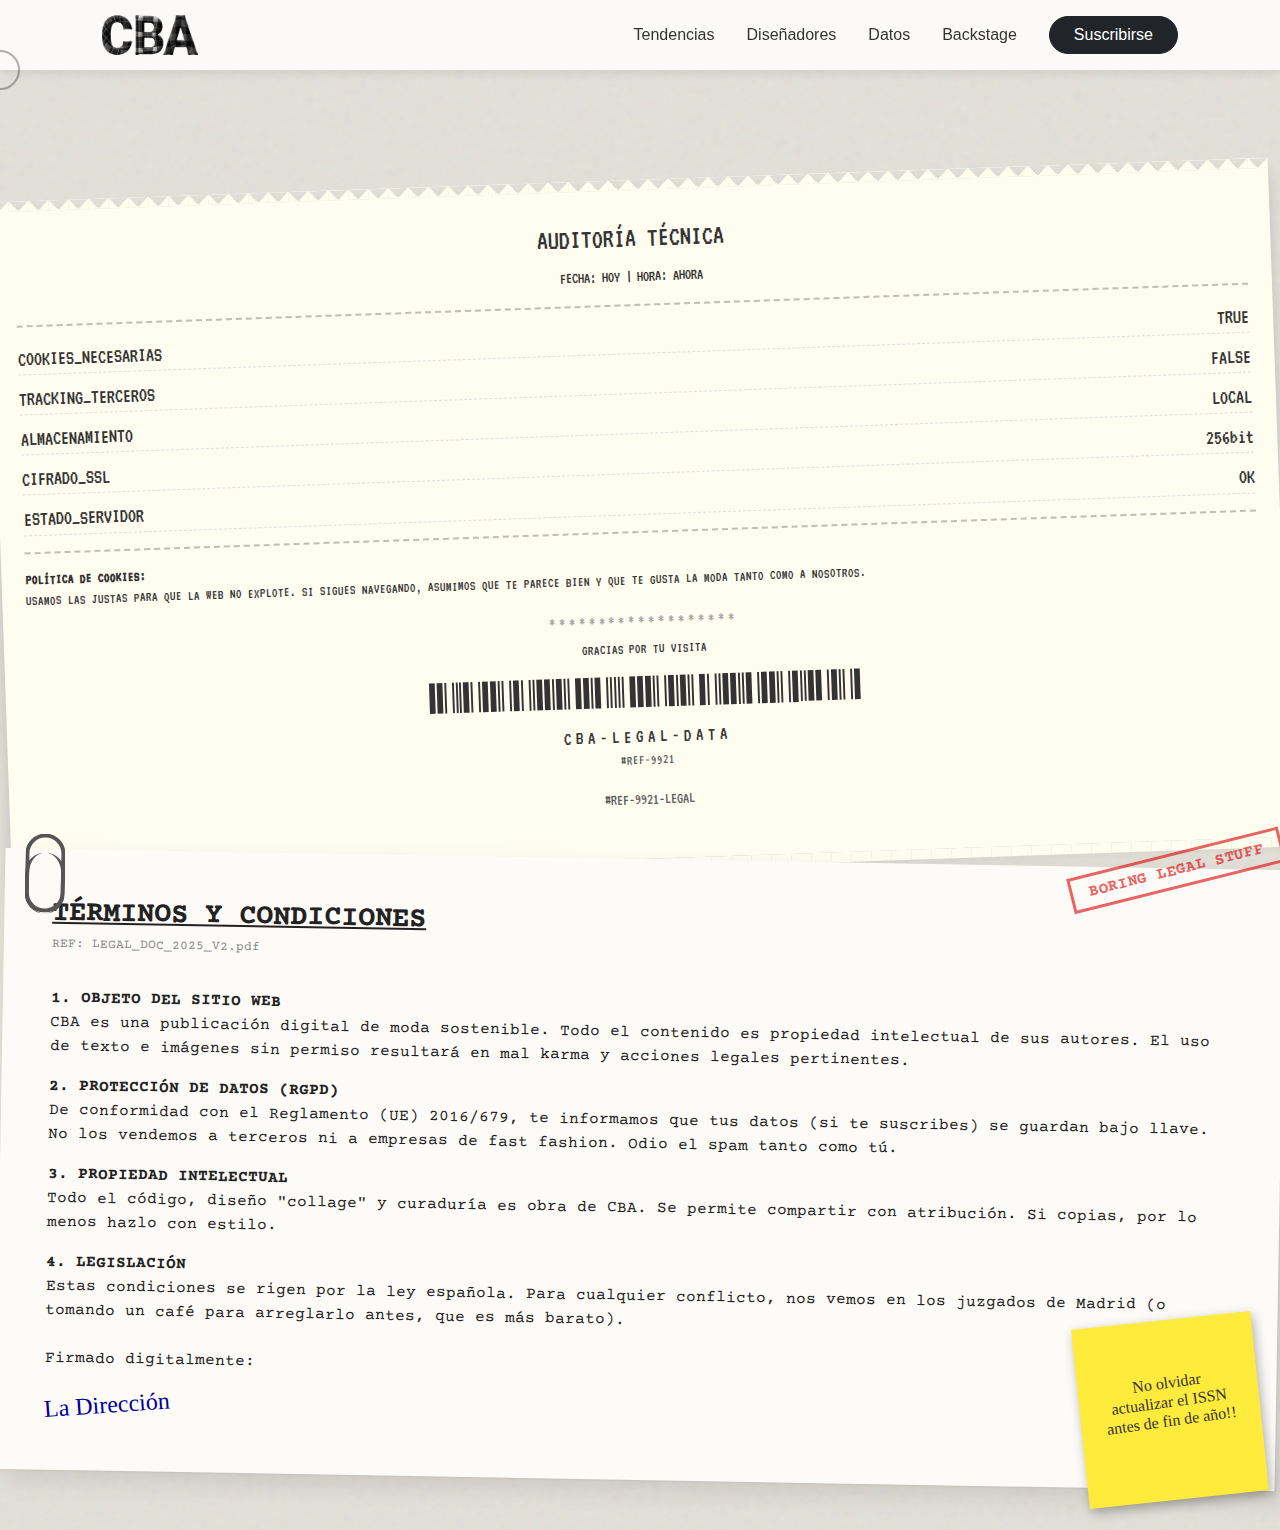
<file: datos.html>
<!doctype html>
<html lang="es">
  <head>
    <meta charset="utf-8">
    <meta name="viewport" content="width=device-width, initial-scale=1">
    <title>CBA - Datos Legales</title>

    <link href="https://cdn.jsdelivr.net/npm/bootstrap@5.3.2/dist/css/bootstrap.min.css" rel="stylesheet">
    <link href="https://fonts.googleapis.com/css2?family=Courier+Prime&family=VT323&family=Permanent+Marker&family=Libre+Barcode+39&display=swap" rel="stylesheet">
    
    <link rel="stylesheet" href="css/style.css">
  </head>
  
  <body class="page-datos">
    
    <div class="cursor-outline"></div>

    <header class="header-principal">
      <nav class="navbar-custom container">
        <a href="index.html" class="navbar-logo"> <img src="media/img/logo CBA.png" alt="logo CBA" class="logo-img"> </a>
        
        <div class="navbar-menu">
          <div class="menu-movil-links">
            <a href="tendencias.html" class="navbar-enlace">Tendencias</a>
            <a href="diseñadores.html" class="navbar-enlace">Diseñadores</a>
            <a href="datos.html" class="navbar-enlace">Datos</a>
            <a href="index.html#backstage" class="navbar-enlace">Backstage</a>
            <a href="#" class="btn btn-dark rounded-pill px-4 accion-abrir-registro">Suscribirse</a>
          </div>
          <div class="menu-movil-redes">
            <a href="#">Instagram</a><a href="#">Twitter</a><a href="#">Pinterest</a>
          </div>
        </div>
          
        <button class="navbar-menu-movil-icono" aria-label="Abrir menú">
          <span></span><span></span><span></span>
        </button>
      </nav>
    </header>

    <main class="legal-desk-container">
        
        <div class="draggable-zone" id="desk-area">
            
            <div class="drag-item" id="item-ticket">
                <div class="receipt-stack">
                    <div class="long-receipt">
                        <div class="receipt-jagged-top"></div>
                        
                        <div class="receipt-content">
                            <h3 class="text-center">AUDITORÍA TÉCNICA</h3>
                            <div class="receipt-meta text-center mb-3">
                                <span>FECHA: HOY</span> | <span>HORA: AHORA</span>
                            </div>
                            
                            <div class="dashed-line"></div>
                            
                            <div class="receipt-item">
                                <span>COOKIES_NECESARIAS</span>
                                <span>TRUE</span>
                            </div>
                            <div class="receipt-item">
                                <span>TRACKING_TERCEROS</span>
                                <span>FALSE</span>
                            </div>
                            <div class="receipt-item">
                                <span>ALMACENAMIENTO</span>
                                <span>LOCAL</span>
                            </div>
                            <div class="receipt-item">
                                <span>CIFRADO_SSL</span>
                                <span>256bit</span>
                            </div>
                            <div class="receipt-item">
                                <span>ESTADO_SERVIDOR</span>
                                <span>OK</span>
                            </div>

                            <div class="dashed-line"></div>
                            
                            <p class="small justify-text mt-2" style="text-transform: uppercase;">
                                <strong>POLÍTICA DE COOKIES:</strong><br> 
                                Usamos las justas para que la web no explote. Si sigues navegando, asumimos que te parece bien y que te gusta la moda tanto como a nosotros.
                            </p>
                            
                            <div class="receipt-divider my-2">*******************</div>
                            <p class="text-center small">GRACIAS POR TU VISITA</p>

                            <div class="barcode-strip">
                                CBA-LEGAL-DATA
                            </div>

                            <div class="barcode-text">
                                CBA-LEGAL-DATA
                            </div>

                            <p class="text-center mt-1 text-muted small">#REF-9921</p>
                            <p class="text-center mt-1 text-muted">#REF-9921-LEGAL</p>
                        </div>
                        
                        <div class="receipt-jagged-bottom"></div>
                    </div>
                </div>
            </div>

            <div class="drag-item" id="item-paper">
                <div class="paper-sheet">
                    <div class="paper-clip"></div>
                    
                    <div class="stamp-box">BORING LEGAL STUFF</div>

                    <h1 class="typewriter-title">TÉRMINOS Y CONDICIONES</h1>
                    <p class="doc-id">REF: LEGAL_DOC_2025_V2.pdf</p>
                    
                    <div class="typewriter-body">
                        <p><strong>1. OBJETO DEL SITIO WEB</strong><br>
                        CBA es una publicación digital de moda sostenible. Todo el contenido es propiedad intelectual de sus autores. El uso de texto e imágenes sin permiso resultará en mal karma y acciones legales pertinentes.</p>

                        <p><strong>2. PROTECCIÓN DE DATOS (RGPD)</strong><br>
                        De conformidad con el Reglamento (UE) 2016/679, te informamos que tus datos (si te suscribes) se guardan bajo llave. No los vendemos a terceros ni a empresas de fast fashion. Odio el spam tanto como tú.</p>

                        <p><strong>3. PROPIEDAD INTELECTUAL</strong><br>
                        Todo el código, diseño "collage" y curaduría es obra de CBA. Se permite compartir con atribución. Si copias, por lo menos hazlo con estilo.</p>

                        <p><strong>4. LEGISLACIÓN</strong><br>
                        Estas condiciones se rigen por la ley española. Para cualquier conflicto, nos vemos en los juzgados de Madrid (o tomando un café para arreglarlo antes, que es más barato).</p>
                        
                        <div class="signature-area mt-4">
                            <p>Firmado digitalmente:</p>
                            <span class="handwritten-signature">La Dirección</span>
                        </div>
                    </div>
                </div>
            </div>

            <div class="drag-item post-it" id="item-postit">
                <p class="handwritten-note">No olvidar actualizar el ISSN antes de fin de año!!</p>
            </div>

        </div>
    </main>

    <div class="modal fade" id="modalLogin" tabindex="-1" aria-hidden="true" data-bs-backdrop="static">
      <div class="modal-dialog modal-dialog-centered">
        
        <div class="modal-content modal-receipt border-0">
            
            <div class="receipt-tape"></div>

            <div class="modal-header border-0 pb-0">
                <h5 class="modal-title fw-bold w-100 text-center mt-3">CBA STORE</h5>
                <button type="button" class="btn-close" data-bs-dismiss="modal" aria-label="Close"></button>
            </div>

            <div class="modal-body p-4 pt-2">
                
                <div class="receipt-divider mb-4">
                    <span>**********************************</span>
                </div>

                <div id="view-login">
                    <h3 class="text-center mb-4">INICIA SESIÓN</h3>
                    <form id="form-login">
                        <div class="mb-3">
                            <label class="form-label text-uppercase small fw-bold">Correo</label>
                            <input type="email" class="form-control input-ticket" placeholder="usuario@cba.com" required>
                        </div>
                        <div class="mb-3">
                            <label class="form-label text-uppercase small fw-bold">Contraseña</label>
                            <div class="password-wrapper">
                                <input type="password" class="form-control input-ticket" id="input-pass-login" placeholder="********" required>
                                <button type="button" class="btn-ojo-ticket" onclick="togglePass('input-pass-login', this)">
                                    <svg class="icono-ojo" xmlns="http://www.w3.org/2000/svg" viewBox="0 0 24 24" fill="currentColor" style="width:20px"><path d="M12 15a3 3 0 100-6 3 3 0 000 6z"></path><path fill-rule="evenodd" d="M1.323 11.447C2.811 9.22 5.877 6.5 12 6.5s9.189 2.72 10.677 4.947a.75.75 0 010 .513C21.189 14.78 18.123 17.5 12 17.5s-9.189-2.72-10.677-4.947a.75.75 0 010-.513zM12 13.5a1.5 1.5 0 100-3 1.5 1.5 0 000 3z" clip-rule="evenodd"></path></svg>
                                </button>
                            </div>
                        </div>
                        <div class="d-grid gap-2 mt-4">
                            <button type="submit" class="btn btn-dark btn-ticket">ENTRAR</button>
                        </div>
                    </form>
                    <div class="text-center mt-3">
                        <p class="small">¿NO TIENES CUENTA? <a href="#" id="btn-ir-registro" class="text-decoration-underline fw-bold">SUSCRÍBETE</a></p>
                    </div>
                </div>

                <div id="view-registro" style="display: none;">
                    <h3 class="text-center mb-4">SUSCRÍBETE</h3>
                    <form id="form-registro">
                        <div class="mb-3">
                            <label class="form-label text-uppercase small fw-bold">Nombre</label>
                            <input type="text" class="form-control input-ticket" placeholder="Tu Nombre" required>
                        </div>
                        <div class="mb-3">
                            <label class="form-label text-uppercase small fw-bold">Correo</label>
                            <input type="email" class="form-control input-ticket" placeholder="usuario@cba.com" required>
                        </div>
                        <div class="mb-3">
                            <label class="form-label text-uppercase small fw-bold">Crear Contraseña</label>
                            <div class="password-wrapper">
                                <input type="password" class="form-control input-ticket" id="input-pass-registro" placeholder="********" required>
                                <button type="button" class="btn-ojo-ticket" onclick="togglePass('input-pass-registro', this)">
                                    <svg class="icono-ojo" xmlns="http://www.w3.org/2000/svg" viewBox="0 0 24 24" fill="currentColor" style="width:20px"><path d="M12 15a3 3 0 100-6 3 3 0 000 6z"></path><path fill-rule="evenodd" d="M1.323 11.447C2.811 9.22 5.877 6.5 12 6.5s9.189 2.72 10.677 4.947a.75.75 0 010 .513C21.189 14.78 18.123 17.5 12 17.5s-9.189-2.72-10.677-4.947a.75.75 0 010-.513zM12 13.5a1.5 1.5 0 100-3 1.5 1.5 0 000 3z" clip-rule="evenodd"></path></svg>
                                </button>
                            </div>
                        </div>
                        <div class="d-grid gap-2 mt-4">
                            <button type="submit" class="btn btn-dark btn-ticket">REGISTRARSE</button>
                        </div>
                    </form>
                    <div class="text-center mt-3">
                        <p class="small">¿YA TIENES CUENTA? <a href="#" id="btn-ir-login" class="text-decoration-underline fw-bold">INICIA SESIÓN</a></p>
                    </div>
                </div>

                <div id="view-exito" style="display: none;" class="text-center py-4">
                    <h2 class="fw-bold mb-3">¡BIENVENIDO!</h2>
                    <p class="mb-4">TRANSACCIÓN APROBADA<br>#004921</p>
                    
                    <div class="barcode-strip">
                        CBA-LEGAL-DATA
                    </div>

                    <button class="btn btn-dark btn-ticket w-100" data-bs-dismiss="modal">CONTINUAR</button>
                </div>

                <div class="receipt-divider mt-4 mb-2">
                    <span>**********************************</span>
                </div>
                <div class="text-center small text-muted text-uppercase">
                    Gracias por tu visita<br>CBA - Moda Sostenible
                </div>

            </div>
        </div>
      </div>
    </div>

    <script src="https://code.jquery.com/jquery-3.7.1.min.js"></script>
    <script src="https://cdn.jsdelivr.net/npm/bootstrap@5.3.2/dist/js/bootstrap.bundle.min.js"></script>
    <script src="js/script.js"></script>
  </body>
</html>
</file>
<file: css/style.css>
@import url('https://fonts.googleapis.com/css2?family=VT323&display=swap');

:root {
    --color-primario: #1a1a1a;
    --color-fondo: #fdfdfd;
    --color-fondo-secundario: #ffffff;
    --color-acento: #3b82f6; 
    /* Variables Ticket */
    --color-ticket-bg: #fffdf0;
    --color-ticket-text: #333;
}

/* --- CONFIGURACIÓN GLOBAL --- */
* { cursor: none; }

img { width: 100%; display: block; }

body {
    font-family: 'Inter', sans-serif;
    background-color: var(--color-fondo);
    overflow-x: hidden;
    padding-top: 0;
    transition: padding-top 0.5s ease-in-out;
}

body.scrolled { padding-top: 70px; }
body.no-scroll { overflow: hidden; }
a { text-decoration: none; color: inherit; }


/* --- CURSOR --- */
.cursor-outline {
    width: 40px; height: 40px; border: 2px solid rgba(0,0,0,0.3);
    border-radius: 50%; position: fixed; pointer-events: none; z-index: 9999;
    transform: translate(-50%, -50%); transition: width 0.2s, border-color 0.2s;
}
.cursor-hover { width: 60px; height: 60px; background: rgba(0,0,0,0.05); border-color: transparent; }
.cursor-invertido { border-color: rgba(255,255,255,0.5); }

/* Elementos sin cursor */
a, button, input, .btn { cursor: none; }


/* --- HEADER "CBA" --- */
.header-principal {
    position: fixed; top: 0; left: 0; width: 100%; z-index: 100;
    height: 100vh; background-color: var(--color-fondo);
    transition: all 0.5s ease-in-out; display: flex; align-items: center;
}

.navbar-custom {
    display: flex; justify-content: center; align-items: center;
    width: 100%; height: 100%; transition: justify-content 0.5s ease-in-out;
    position: relative; padding: 0 2rem; 
}

.navbar-logo { display: flex; align-items: center; justify-content: center; }
.logo-img { width: 80vw; height: auto; transition: width 0.5s ease-in-out; display: block; }
.navbar-menu { display: none; }

.menu-movil-links { display: flex; gap: 2rem; align-items: center; }
.menu-movil-redes { display: none; }


/* --- HEADER SCROLLED --- */
.header-principal.scrolled {
    height: 70px; background-color: rgba(255, 255, 255, 0.85);
    backdrop-filter: blur(10px); box-shadow: 0 2px 10px rgba(0,0,0,0.1);
}
.header-principal.scrolled .navbar-custom { justify-content: space-between; }
.header-principal.scrolled .logo-img { width: 6rem; }
.header-principal.scrolled .navbar-menu { display: flex; gap: 1.5rem; align-items: center; }

.navbar-enlace { font-weight: 500; color: #333; position: relative; transition: color 0.3s; }
.navbar-enlace:hover { color: #000; }


/* --- SECCIÓN ABOUT ME --- */
.about-me-section {
    min-height: 100vh; max-width: 100vw; height: calc(100vh - 4.375rem);
    padding: 3vh 3vw; background-color: var(--color-fondo-secundario);
    display: flex; align-items: center; justify-content: center; box-sizing: border-box;
}
.about-me-inner { width: 100%; margin-inline: auto; }

.about-me-area {
    position: relative; height: 80vh; max-height: 800px; width: 100%;
    border-radius: 1.2rem; background: linear-gradient(135deg, rgba(0,0,0,0.03), rgba(0,0,0,0.06));
    overflow: hidden; box-shadow: inset 0 0 20px rgba(0,0,0,0.05);
}

.about-me-text { position: absolute; top: 12vh; left: 8vw; max-width: 22rem; }
.about-me-title { font-size: 2.2rem; text-transform: uppercase; letter-spacing: 0.12em; font-weight: 800; margin-bottom: 0.8rem; }
.about-me-subtitle { font-size: 1rem; line-height: 1.6; color: #555; }

.about-card {
    position: absolute; width: 10rem; height: 12rem; border-radius: 1rem; padding: 1rem;
    display: flex; align-items: flex-end; justify-content: flex-start;
    font-size: 0.9rem; font-weight: 600; text-transform: uppercase; letter-spacing: 0.08em;
    box-shadow: 0 0.8rem 2rem rgba(0,0,0,0.18);
    user-select: none; touch-action: none; cursor: grab;
    background-size: cover; background-position: center; background-repeat: no-repeat;
}
.about-card:active { cursor: grabbing; }
.about-card-label { color: #fff; text-shadow: 0 0.1rem 0.35rem rgba(0,0,0,0.4); }

/* Overlay About Me */
.about-overlay {
    position: fixed; inset: 0; width: 100vw; height: 100vh;
    background-color: rgba(0,0,0,0.92); display: none;
    align-items: center; justify-content: center; z-index: 2000;
}
.about-overlay.is-visible { display: flex; }
.about-overlay-content { max-width: 90vw; max-height: 90vh; display: flex; align-items: center; justify-content: center; }
.about-overlay-img { max-width: 100%; max-height: 100%; object-fit: cover; border-radius: 1rem; }
.about-overlay-close {
    position: absolute; top: 1.5rem; right: 1.5rem; background: none; border: none;
    font-size: 2rem; line-height: 1; color: #ffffff; cursor: pointer; padding: 0.5rem;
}
.about-overlay-close:hover { opacity: 0.8; }


/* --- BACKSTAGE --- */
.backstage-section { padding-inline: 0; }
.backstage-title { text-transform: uppercase; letter-spacing: 0.14em; font-size: 1.4rem; font-weight: 800; }
.backstage-subtitle { font-size: 0.95rem; max-width: 30rem; margin-inline: auto; color: rgba(255,255,255,0.7); }

.backstage-gallery {
    width: 100vw; max-width: 100vw; padding: 0 6vw 6vh; margin-inline: auto;
    display: grid; grid-template-columns: repeat(auto-fit, minmax(min(14rem, 40vw), 1fr));
    grid-auto-rows: 12rem; grid-auto-flow: dense; gap: 1.5rem;
}
.backstage-item { position: relative; display: block; overflow: hidden; border-radius: 1rem; color: inherit; transform: translate3d(0,0,0); }
.backstage-media {
    width: 100%; height: 100%; border-radius: 1rem; overflow: hidden;
    background: radial-gradient(circle at 20% 20%, #f97316, #3b82f6);
    display: flex; align-items: center; justify-content: center;
}
.backstage-media img, .backstage-media iframe { width: 100%; height: 100%; object-fit: cover; border: 0; }

.backstage-caption {
    position: absolute; inset: 0; padding: 1.2rem;
    display: flex; flex-direction: column; justify-content: flex-end;
    background: linear-gradient(to top, rgba(0,0,0,0.75), rgba(0,0,0,0.0));
    opacity: 0; transform: translateY(10%); transition: opacity 0.3s ease, transform 0.3s ease;
}
.backstage-caption-title { font-size: 1rem; text-transform: uppercase; letter-spacing: 0.12em; margin-bottom: 0.3rem; }
.backstage-caption-text { font-size: 0.85rem; color: rgba(255,255,255,0.85); }
.backstage-item:hover .backstage-caption { opacity: 1; transform: translateY(0); }

.backstage-item--tall { grid-row: span 2; }
.backstage-item--wide { grid-column: span 2; }
.backstage-item--big { grid-column: span 2; grid-row: span 2; }


/* --- FOOTER --- */
.footer-img-box {
    width: 100%; max-width: 35vw; aspect-ratio: 1/1; border-radius: 1rem;
    display: flex; align-items: center; justify-content: center; transition: transform 0.25s ease;
}
.footer-img-box img { width: 120%; height: 100%; object-fit: cover; }

/* --- MEDIA QUERIES (MÓVIL / TABLET) --- */
.navbar-menu-movil-icono { display: none; }


/* ============================================================
   ESTILO TICKET DE COMPRA (RECEIPT) - CÓDIGO LIMPIO
   ============================================================ */
.modal-receipt {
    background-color: var(--color-ticket-bg) !important;
    font-family: 'VT323', monospace; color: var(--color-ticket-text);
    border-radius: 0 !important; border: none !important;
    box-shadow: 0 10px 30px rgba(0,0,0,0.5) !important;
    position: relative; margin: 20px; font-size: 1.2rem; overflow: visible !important;
    /* Dientes arriba */
    background-image: linear-gradient(135deg, transparent 5px, var(--color-ticket-bg) 5px), linear-gradient(225deg, transparent 5px, var(--color-ticket-bg) 5px);
    background-position: top left; background-size: 15px 15px; background-repeat: repeat-x;
}

/* Dientes abajo */
.modal-receipt::after {
    content: ""; position: absolute; bottom: -15px; left: 0; width: 100%; height: 15px;
    background-image: linear-gradient(135deg, var(--color-ticket-bg) 5px, transparent 5px), linear-gradient(225deg, var(--color-ticket-bg) 5px, transparent 5px);
    background-position: top left; background-size: 15px 15px; background-repeat: repeat-x;
}

/* Tape */
.receipt-tape {
    width: 100px; height: 35px; background-color: rgba(255,255,255,0.5);
    position: absolute; top: -15px; left: 50%; transform: translateX(-50%) rotate(-2deg);
    box-shadow: 0 2px 5px rgba(0,0,0,0.1); backdrop-filter: blur(2px); z-index: 10;
    background-image: linear-gradient(45deg, rgba(255,255,255,0.2) 25%, transparent 25%, transparent 50%, rgba(255,255,255,0.2) 50%, rgba(255,255,255,0.2) 75%, transparent 75%, transparent);
    background-size: 4px 4px; border-left: 2px solid rgba(255,255,255,0.4); border-right: 2px solid rgba(255,255,255,0.4);
}

/* Estilos internos del ticket */
.modal-ticket-theme .modal-header {
    background-color: transparent !important; border-bottom: 1px dashed rgba(0,0,0,0.2) !important;
    color: var(--color-ticket-text) !important; padding-bottom: 1rem; position: relative;
}
.modal-ticket-theme .modal-title {
    font-size: 1.8rem; text-align: center; width: 100%; margin-top: 2rem;
    text-transform: uppercase; letter-spacing: 0.1em;
}
.modal-ticket-theme .btn-close { filter: invert(1); opacity: 0.6; }
.modal-ticket-theme .btn-close:hover { opacity: 1; }

/* Inputs Ticket */
.input-ticket {
    background-color: transparent !important; border: none !important;
    border-bottom: 2px dashed #333 !important; border-radius: 0 !important;
    font-family: 'VT323', monospace; font-size: 1.4rem; padding-left: 0 !important;
    color: #333 !important; box-shadow: none !important;
}
.input-ticket:focus { border-bottom-style: solid !important; background-color: rgba(0,0,0,0.02) !important; }
.input-ticket::placeholder { color: #999; text-transform: uppercase; }
.password-wrapper { position: relative; } 

/* Botones Ticket */
.btn-ticket {
    background-color: #000 !important; color: #fff !important; border-radius: 0 !important;
    font-family: 'VT323', monospace; font-size: 1.5rem; text-transform: uppercase;
    letter-spacing: 2px; border: 2px solid #000; transition: 0.3s;
}
.btn-ticket:hover { background-color: transparent !important; color: #000 !important; }

.btn-ojo-ticket {
    position: absolute; right: 0; top: 50%; transform: translateY(-50%);
    background: none; border: none; color: #999999; padding: 0.5rem;
}

/* Extras Ticket */
.receipt-divider { text-align: center; overflow: hidden; white-space: nowrap; color: #999; letter-spacing: 4px; }
.barcode { font-size: 2rem; letter-spacing: 4px; transform: scaleY(1.5); opacity: 0.8; }
.modal-dialog { max-height: 90vh; }

/* =========== */

/* --- PÁGINA DE DATOS LEGALES (ESTILO ESCRITORIO) --- */

/* =========================================
   ESTILOS PÁGINA DATOS (SOLO PAPELES Y FONDO)
   ========================================= */

/* 1. Configuración Base */
.page-datos {
    background-color: #e3e0d8;
    background-image: url("data:image/svg+xml,%3Csvg viewBox='0 0 200 200' xmlns='http://www.w3.org/2000/svg'%3E%3Cfilter id='noiseFilter'%3E%3CfeTurbulence type='fractalNoise' baseFrequency='0.85' numOctaves='3' stitchTiles='stitch'/%3E%3C/filter%3E%3Crect width='100%25' height='100%25' filter='url(%23noiseFilter)' opacity='0.08'/%3E%3C/svg%3E");
    min-height: 100vh;
    overflow-x: hidden; /* Evita scroll horizontal */
    width: 100%;
    position: relative;
}

.legal-desk-container {
    padding-top: 120px; /* Espacio para que el header no tape los papeles */
    padding-bottom: 50px;
    min-height: 100vh;
    overflow-x: hidden;
}

/* 2. FOLIO */
.paper-sheet {
    background-color: #fdfbf7;
    padding: 3rem;
    position: relative;
    box-shadow: 1px 1px 2px rgba(0,0,0,0.05), 10px 10px 25px rgba(0,0,0,0.1);
    font-family: 'Courier Prime', monospace;
    color: #222;
    transform: rotate(1deg);
    transition: transform 0.3s;
}
.paper-sheet:hover { transform: rotate(0deg) scale(1.01); z-index: 5; }

.paper-clip {
    position: absolute; top: -15px; left: 20px; width: 40px; height: 80px;
    border: 4px solid #555; border-radius: 20px; border-bottom: none; z-index: 2;
}
.paper-clip::after {
    content: ''; position: absolute; top: 15px; right: -4px; width: 40px; height: 60px;
    border: 4px solid #555; border-radius: 20px; border-top: none; z-index: -1;
}
.typewriter-title { font-weight: bold; font-size: 1.8rem; text-decoration: underline; margin-bottom: 0.2rem; }
.doc-id { font-size: 0.8rem; color: #888; margin-bottom: 2rem; }
.stamp-box {
    position: absolute; top: -1rem; right: 0rem; border: 3px solid #d00; color: #d00;
    font-weight: bold; padding: 0.2rem 1rem; opacity: 0.6; transform: rotate(-15deg);
}
.handwritten-signature {
    font-family: 'Permanent Marker', cursive; font-size: 1.5rem; color: #000099; transform: rotate(-5deg); display: inline-block;
}

/* 3. POST-IT */
.post-it {
    background-color: #ffeb3b;
    width: 180px; height: 180px; padding: 1.5rem;
    position: absolute; bottom: 30px; right: 20px;
    box-shadow: 2px 4px 12px rgba(0,0,0,0.3);
    transform: rotate(-6deg);
    display: flex; align-items: center; justify-content: center; text-align: center;
    z-index: 10; transition: transform 0.3s ease;
}
.post-it:hover { transform: scale(1.1) rotate(0deg); cursor: pointer; }
.handwritten-note { font-family: 'Permanent Marker', cursive; font-size: 1rem; color: #333; line-height: 1.2; transform: rotate(-2deg); }

/* 4. TICKET */
.receipt-stack { transform: rotate(-2deg); transition: transform 0.3s; }
.receipt-stack:hover { transform: rotate(0deg) scale(1.02); }
.long-receipt {
    width: 100%; background: #fffdf0; font-family: 'VT323', monospace; color: #333;
    position: relative; padding: 2rem 1.5rem; box-shadow: 0 5px 15px rgba(0,0,0,0.15);
}
.receipt-jagged-top {
    position: absolute; top: -10px; left: 0; width: 100%; height: 10px;
    background-image: linear-gradient(135deg, transparent 50%, #fffdf0 50%), linear-gradient(225deg, transparent 50%, #fffdf0 50%);
    background-size: 20px 20px;
}
.receipt-jagged-bottom {
    position: absolute; bottom: -10px; left: 0; width: 100%; height: 10px;
    background-image: linear-gradient(45deg, transparent 50%, #fffdf0 50%), linear-gradient(-45deg, transparent 50%, #fffdf0 50%);
    background-size: 20px 20px;
}
.receipt-item { display: flex; justify-content: space-between; font-size: 1.3rem; margin-bottom: 0.5rem; border-bottom: 1px dashed #ddd; }
.dashed-line { border-bottom: 2px dashed #333; margin: 1rem 0; opacity: 0.3; }
/* --- CÓDIGO DE BARRAS RESPONSIVE --- */

.barcode-strip {
    font-family: 'Libre Barcode 39', cursive; 
    font-size: 4rem; 
    width: 100%;
    overflow: hidden;
    white-space: nowrap;
    line-height: 0.8;
    text-align: center;
    margin-top: 1rem;
    display: block;
}

.barcode-text {
    font-family: 'VT323', monospace; 
    font-size: 1.2rem; 
    letter-spacing: 4px;
    text-align: center;
    margin-top: 0;
    line-height: 1;
}


@media (max-width: 768px) {
    .header-principal.scrolled .navbar-menu-movil-icono {
        display: flex;
        width: 35px;  
        height: 26px; 
        flex-direction: column; 
        justify-content: space-between; 
        background: none; 
        border: none; 
        z-index: 1060;
        padding: 0; 
    }
    .navbar-menu-movil-icono span {
        width: 100%; 
        height: 3px;
        background: #333; 
        border-radius: 2px;
        transition: all 0.3s ease-in-out;
        transform-origin: center; 
        position: relative;
    }
    .navbar-menu-movil-icono.icono-activo span:nth-child(1) {
        transform: translateY(11.5px) rotate(45deg);
    }
    .navbar-menu-movil-icono.icono-activo span:nth-child(2) {
        opacity: 0;
        transform: scale(0); 
    }

    .navbar-menu-movil-icono.icono-activo span:nth-child(3) {
        transform: translateY(-11.5px) rotate(-45deg);
    }

    .header-principal.scrolled .navbar-menu {
        display: flex; position: fixed; top: 0; left: 0; width: 100%; height: 100vh;
        background: rgba(255,255,255,0.98); flex-direction: column; justify-content: center; align-items: center;
        opacity: 0; visibility: hidden; transition: 0.4s; z-index: 1050;
    }
    .header-principal.scrolled .navbar-menu.menu-abierto { opacity: 1; visibility: visible; }

    .menu-movil-links { display: flex; flex-direction: column; gap: 2rem; align-items: center; counter-reset: menu-counter; }
    
    .menu-movil-redes {
        display: flex; gap: 1.2rem; margin-top: 3rem; font-size: 0.8rem;
        text-transform: uppercase; letter-spacing: 0.12em; opacity: 0.8;
    }
    .menu-movil-redes a { font-weight: 500; }
    .menu-movil-redes a:hover { opacity: 1; }

    .navbar-enlace { font-size: 2rem; font-weight: 800; text-transform: uppercase; opacity: 0; transform: translateY(20px); transition: 0.5s; }
    .navbar-menu.menu-abierto .navbar-enlace { opacity: 1; transform: translateY(0); }
    .navbar-menu.menu-abierto .navbar-enlace:nth-child(1) { transition-delay: 0.1s; }
    .navbar-menu.menu-abierto .navbar-enlace:nth-child(2) { transition-delay: 0.2s; }
    .navbar-menu.menu-abierto .navbar-enlace:nth-child(3) { transition-delay: 0.3s; }
    .navbar-menu.menu-abierto .navbar-enlace:nth-child(4) { transition-delay: 0.4s; }
    .navbar-menu.menu-abierto .accion-abrir-registro { transition-delay: 0.5s; opacity: 1; transform: translateY(0); }

    .navbar-enlace::before {
        counter-increment: menu-counter; content: "0" counter(menu-counter);
        font-size: 0.9rem; color: #aaa; position: absolute; left: -30px; top: 50%; transform: translateY(-50%);
    }

    .backstage-gallery { grid-template-columns: repeat(auto-fit, minmax(11rem, 1fr)); grid-auto-rows: 10rem; padding-inline: 4vw; }
    .backstage-item, .backstage-item--tall, .backstage-item--wide, .backstage-item--big { grid-column: span 1; grid-row: span 1; }
    .cursor-outline { display: none; }

    .barcode-strip {
        font-size: 3rem; 
    }
    
    .barcode-text {
        font-size: 1rem;
        letter-spacing: 2px;
    }
      .post-it {
        position: relative; bottom: auto; right: auto; left: auto; top: auto;
        display: flex; margin: 0 auto; margin-top: -40px; margin-bottom: 30px;
        transform: rotate(-3deg); max-width: 80%; 
    }
    .paper-sheet { transform: none; }
}
@media (hover: hover) { .footer-img-box:hover { transform: scale(1.04); } }
@media (min-width: 48rem) { .footer-img-box { max-width: 12vw; } }

/* --- PARCHES Y SEGURIDAD TÁCTIL --- */
@media (hover: none) and (pointer: coarse) {
    .cursor-outline { display: none !important; visibility: hidden !important; opacity: 0 !important; }
    * { cursor: auto !important; }
    .navbar-enlace:hover, .btn:hover, .card:hover { transform: none !important; box-shadow: none !important; }
    .about-me-section { padding: 4vh 4vw; }
    .about-me-area { height: calc(100vh - 8vh); width: calc(100vw - 8vw); }
    .about-me-text { top: 8vh; left: 6vw; max-width: 70%; }
    .about-card { width: 7rem; height: 8rem; padding: 0.75rem; border-radius: 0.8rem; font-size: 0.75rem; box-shadow: 0 0.5rem 1.4rem rgba(0,0,0,0.18); }
}

@media (min-width: 769px) {
    .menu-movil-redes { display: none !important; }
}
</file>
